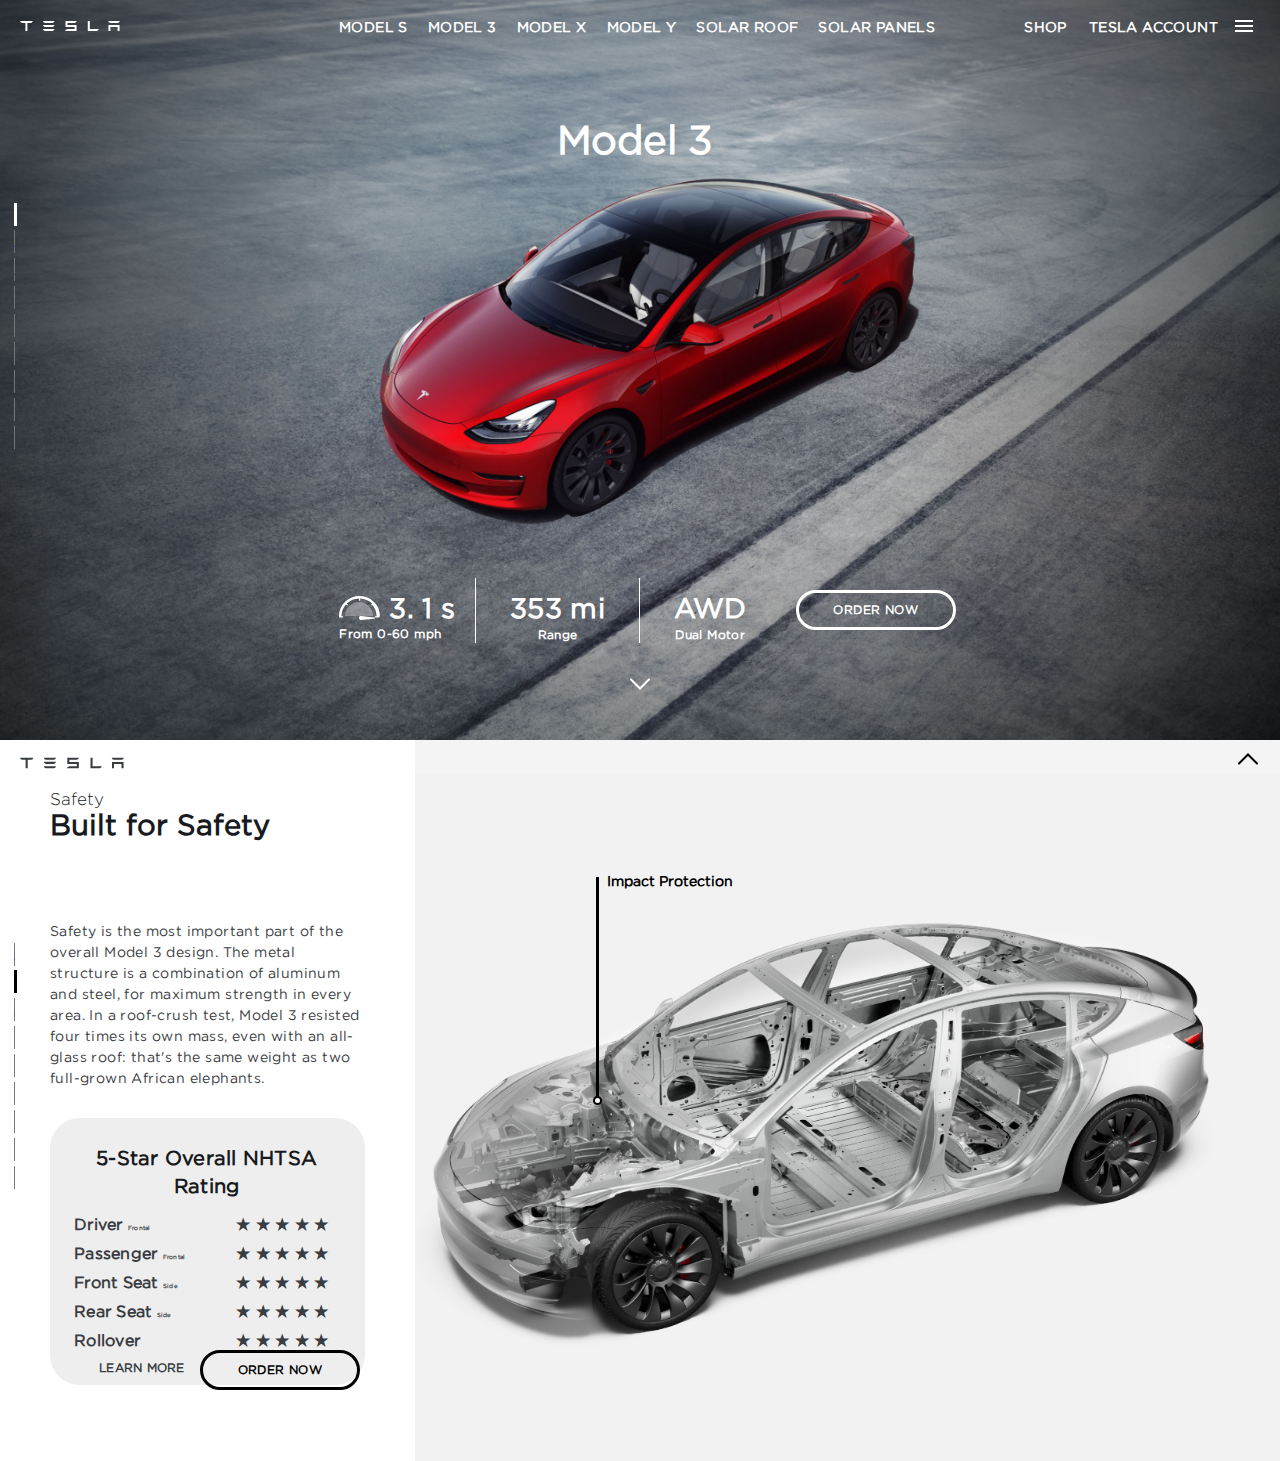
<file: index.html>
<!DOCTYPE html>
<html lang="en">


<head>
  <link rel="stylesheet" href="css/style.css">

  <link rel="icon" type="image/png" sizes="196x196"
    href="https://www.tesla.com/themes/custom/tesla_frontend/assets/favicons/favicon.ico">
  <meta charset="UTF-8">
  <meta name="viewport" content="width=device-width, initial-scale=1.0">
  <title>Model 3 | Tesla</title>


</head>



<body>


  <div class="scrolling-box">

    <div class="main section1" id="1"></div>
    <div class="side_bar_container">
      <label class="sidebar">
        <span id="current"><a href="#1" aria-label="toggle side menu">link</a></span>
        <span><a href="#2" aria-label="toggle side menu">link</a></span>
        <span><a href="#3" aria-label="toggle side menu">link</a></span>
        <span><i aria-label="toggle side menu"></i></span>
        <span><i aria-label="toggle side menu"></i></span>
        <span><i aria-label="toggle side menu"></i></span>
        <span><i aria-label="toggle side menu"></i></span>
        <span><i aria-label="toggle side menu"></i></span>
        <span><i aria-label="toggle side menu"></i></span>
      </label>
    </div>

    <span id="header1">
      <b> Model 3</b>
    </span>

    <header>
      <a id="logo" href="index.html"><svg class="tds-icon tds-icon--wordmark tds-site-logo-icon
         tcl-sticky-navigation__icon" viewBox="0 0 342 35" xmlns="http://www.w3.org/2000/svg">
          <path class="tesla" d="M0 .1a9.7 9.7 0 007 7h11l.5.1v27.6h6.8V7.3L26 7h11a9.8 9.8 0 
         007-7H0zm238.6 0h-6.8v34.8H263a9.7 9.7 0 006-6.8h-30.3V0zm-52.3 6.8c3.6-1 6.6-3.8 
         7.4-6.9l-38.1.1v20.6h31.1v7.2h-24.4a13.6 13.6 0 00-8.7 7h39.9v-21h-31.2v-7h24zm116.2 
         28h6.7v-14h24.6v14h6.7v-21h-38zM85.3 7h26a9.6 9.6 0 007.1-7H78.3a9.6 9.6 0 007 7zm0 
         13.8h26a9.6 9.6 0 007.1-7H78.3a9.6 9.6 0 007 7zm0 14.1h26a9.6 9.6 0 007.1-7H78.3a9.6 
         9.6 0 007 7zM308.5 7h26a9.6 9.6 0 007-7h-40a9.6 9.6 0 007 7z" fill="currentColor"></path>
        </svg></a>

      <nav class="navbar">
        <ul class="navbar_middle">
          <li><a href="index.html"><b>MODEL S</b></a></li>
          <li><a href="index.html"><b>MODEL 3</b></a></li>
          <li><a href="index.html"><b>MODEL X</b></a></li>
          <li><a href="index.html"><b>MODEL Y</b></a></li>
          <li><a href="index.html"><b>SOLAR ROOF</b></a></li>
          <li><a href="index.html"><b>SOLAR PANELS</b></a></li>
        </ul>
      </nav>

      <nav class="navbar">
        <div class="navbar_burger_container">
          <label class="navbar_burger">
            <span><i aria-label="toggle side menu"></i></span>
            <span><i aria-label="toggle side menu"></i></span>
            <span><i aria-label="toggle side menu"></i></span>
          </label>
        </div>
        <ul class="navbar_right">
          <li><a href="index.html">SHOP</a></li>
          <li><a href="index.html">TESLA ACCOUNT</a></li>
        </ul>
      </nav>
    </header>

    <div class="bottom1">
      <div class="text_box_container">
        <div class="text_box">
          <div class="3.1">
            <!-- speeed symbol -->
            <div class="speed_logo">
              <div class="speed_logo1">
                <svg xmlns="http://www.w3.org/2000/svg" viewBox="0 0 40 21" class="tcl-speedometer__outer-circle">
                  <path d="M 39.999999,19.798617 A 19.824417,19.633985 0 0 0 34.877782,6.6213841 L 
                34.16909,5.8402141 C 26.397915,-1.9017959 13.745528,-1.9531229 5.9107311,5.7258771 A 
                19.91037,19.719113 0 0 0 1.8907042e-4,19.833252 V 21 H 3.9064221 V 19.833252 H 2.3727481 A 
                17.490621,17.322608 0 0 1 6.8692771,8.2425621 l 1.181013,1.060755 0.778213,-0.874643 
                -1.18017,-1.038221 A 17.570675,17.401893 0 0 1 19.4513,2.4230131 v 2.227086 h 1.180592 v 
                -2.273822 a 17.589214,17.420254 0 0 1 11.802124,5.002908 l -1.179328,0.991068 0.778213,0.874643 
                .180171,-1.014019 a 17.484722,17.316765 0 0 1 4.461979,11.5447899 h -1.582128 v 1.165911 h 3.907076 
                z"></path>
                </svg>
              </div>
              <div class="speed_logo2">
                <svg xmlns="http://www.w3.org/2000/svg" viewBox="0 0 28 14" class="tcl-speedometer__inner-circle">
                  <path d="M 28,14 H 0 C 0,6.2697403 6.2698076,0 14.000646,0 21.730623,0 28,6.2697403 28,14 Z"></path>
                </svg>
              </div>
              <div class="speed_logo3">
                <svg xmlns="http://www.w3.org/2000/svg" viewBox="0 0 4 16" class="tcl-speedometer__needle">
                  <path style="stroke-width:0.438269" d="m 3.9966676,14.119499 c 0,0.01426 0.00178,0.02809 0.00178,0.04236
                   a 1.8542546,1.8030219 0 0 1 -0.2773389,0.919658 1.8986998,1.8462391 0 0 1 -0.4084515,0.485329 c 
                   -0.3133387,0.261032 -0.7013456,0.40192 -1.1324642,0.42569 a 2.188927,2.1284474 0 0 1 
                   -0.2102259,0.0073 c -0.042667,-4.32e-4 -0.084891,-0.0048 -0.1271133,-0.0078 a 2.0587025,2.001821 
                   0 0 1 -0.4920101,-0.09415 2.0102572,1.9547142 0 0 1 -0.48178617,-0.210468 1.7991425,1.7494325 0 0 
                   1 -0.7644577,-0.967201 1.8471433,1.7961071 0 0 1 -0.1035575,-0.61671 c 0,-0.0086 0.00134,-0.01728 
                   0.00178,-0.02593 -4.444e-4,-0.02636 -0.003560001,-0.05143 -0.002660001,-0.07822 0,-0.01599 
                   8.8890101e-4,-0.03155 0.002660001,-0.04711 L 1.4015113,0.54108535 C 1.4330673,0.23294635 
                   1.7112944,-0.00129065 2.0428558,5.3517167e-6 2.3735282,8.7035172e-4 2.6508663,0.23813235 
                   2.6815336,0.54670335 L 3.9975564,14.011024 c 0.00266,0.02247 0.00266,0.04495 0.00222,0.06699 
                   -4.444e-4,0.01426 -0.00266,0.02766 -0.00311,0.04148 z" ;></path>
                </svg>
              </div>
              <div class="top top31s"><b>3. 1 s</b></div>
            </div>
            <span class="zerotosixtee">From 0-60 mph</span>
          </div>
        </div>
        <div class="text_box_seperator">
          <span class="seperator"><i aria-label="toggle side menu"></i></span>
        </div>
        <div class="text_box">
          <div>
            <span class="top"><b>353 mi</b></span>
          </div>
          <span>Range</span>
        </div>
        <div class="text_box_seperator">
          <span><i aria-label="toggle side menu"></i></span>
        </div>
        <div class="text_box AWD">
          <div>
            <span class="top"><b>AWD</b></span>
          </div>
          <span>Dual Motor</span>
        </div>
        <div class="btn">
          <button class="btn_order">ORDER NOW</button>
        </div>
      </div>
    </div>
  </div>
  <div class="btn_footer">
    <label><a href="#2" aria-label="toggle side menu">
      <svg xmlns="http://www.w3.org/2000/svg" class="tds-icon tcl-sticky-navigation__icon" 
      viewBox="0 0 100 100" aria-label="Jump to top"><path d="M0 52.5c0-1.3.5-2.6 1.5-3.5L50 .5 
      98.5 49c2 2 2 5.1 0 7.1s-5.1 2-7.1 0L50 14.6 8.5 56.1c-2 2-5.1 2-7.1 0-.9-1-1.4-2.3-1.4-3.6z" fill="white"></path></svg>
    </a></label>
  </div>


  <div class="main section2" id="2">
    
    <div class="side_bar_container">
      <label class="sidebar">
        <span><a href="#1" aria-label="toggle side menu">link</a></span>
        <span id="current2"><a href="#2" aria-label="toggle side menu">link</a></span>
        <span><a href="#3" aria-label="toggle side menu">link</a></span>
        <span><i aria-label="toggle side menu"></i></span>
        <span><i aria-label="toggle side menu"></i></span>
        <span><i aria-label="toggle side menu"></i></span>
        <span><i aria-label="toggle side menu"></i></span>
        <span><i aria-label="toggle side menu"></i></span>
        <span><i aria-label="toggle side menu"></i></span>
      </label>
    </div>

    <header>
      <a id="logo2" href="index.html"><svg class="tds-icon tds-icon--wordmark tds-site-logo-icon
         tcl-sticky-navigation__icon" viewBox="0 0 342 35" xmlns="http://www.w3.org/2000/svg">
          <path class="tesla2" d="M0 .1a9.7 9.7 0 007 7h11l.5.1v27.6h6.8V7.3L26 7h11a9.8 9.8 0 
         007-7H0zm238.6 0h-6.8v34.8H263a9.7 9.7 0 006-6.8h-30.3V0zm-52.3 6.8c3.6-1 6.6-3.8 
         7.4-6.9l-38.1.1v20.6h31.1v7.2h-24.4a13.6 13.6 0 00-8.7 7h39.9v-21h-31.2v-7h24zm116.2 
         28h6.7v-14h24.6v14h6.7v-21h-38zM85.3 7h26a9.6 9.6 0 007.1-7H78.3a9.6 9.6 0 007 7zm0 
         13.8h26a9.6 9.6 0 007.1-7H78.3a9.6 9.6 0 007 7zm0 14.1h26a9.6 9.6 0 007.1-7H78.3a9.6 
         9.6 0 007 7zM308.5 7h26a9.6 9.6 0 007-7h-40a9.6 9.6 0 007 7z" fill="currentColor"></path>
        </svg></a>

      <div class="button_corner">
        <label><a href="#1" aria-label="toggle side menu">
          <svg xmlns="http://www.w3.org/2000/svg" class="tds-icon tcl-sticky-navigation__icon" 
          viewBox="0 0 100 100" aria-label="Jump to top"><path d="M0 52.5c0-1.3.5-2.6 1.5-3.5L50 .5 
          98.5 49c2 2 2 5.1 0 7.1s-5.1 2-7.1 0L50 14.6 8.5 56.1c-2 2-5.1 2-7.1 0-.9-1-1.4-2.3-1.4-3.6z" fill="black"></path></svg>
        </a></label>
      </div>









    </header>
    <div class="page2_left">
      <div class="safety">
        <span>Safety</span>
      </div>
      <div class="safety_bottom">
        <span><b>Built for Safety</b></span>
      </div>
    </div>
    <div class="safety_p">
      <p>Safety is the most important part of the overall Model 3 design. The metal <br> structure is a combination of
        aluminum <br>and steel,
        for maximum strength in every <br>area. In a roof-crush test, Model 3 resisted <br>four times its own mass, even
        with an all-<br>glass roof:
        that's the same weight as two <br>full-grown African elephants.</p>
    </div>

    <div class="table_container">
      <div class="table_title">
        <span><b>5-Star Overall NHTSA Rating</b></span>
        <div class="table_cell">
          <span class="table_big"></spanclass><b> Driver </b>
            <span class="table_small">Frontal </span>
          </span>
          <span class="table_star">★ ★ ★ ★ ★ </span>
        </div>
        <div class="table_cell">
          <span class="table_big"></spanclass><b> Passenger </b>
            <span class="table_small">Frontal </span>
          </span>
          <span class="table_star">★ ★ ★ ★ ★ </span>
        </div>
        <div class="table_cell">
          <span class="table_big"></spanclass><b> Front Seat </b>
            <span class="table_small">Side </span>
          </span>
          <span class="table_star">★ ★ ★ ★ ★ </span>
        </div>
        <div class="table_cell">
          <span class="table_big"></spanclass><b> Rear Seat </b>
            <span class="table_small">Side </span>
          </span>
          <span class="table_star">★ ★ ★ ★ ★ </span>
        </div>
        <div class="table_cell">
          <span class="table_big"></spanclass><b> Rollover </b>
            <span class="table_small"> </span>
          </span>
          <span class="table_star">★ ★ ★ ★ ★ </span>
        </div>
        <div class="btn">
          <button class="btn_order2"><b>ORDER NOW</b></button>
        </div>
        <div class="learn_more">
          <span>LEARN MORE</span>
        </div>
        <!-- button missing -->
      </div>

      <div class="page2_right">
        <div class="pointer">
          <label for="text"></label>
        </div>
        <div class="pointer_line">
          <label for="text"></label>
        </div>
        <div class="pointer_text">
          <label for="text">Impact Protection</label>
        </div>
      </div>


    </div> <!-- end 2 -->


  </div> <!-- end scrolling box -->
</body>

</html>
</file>
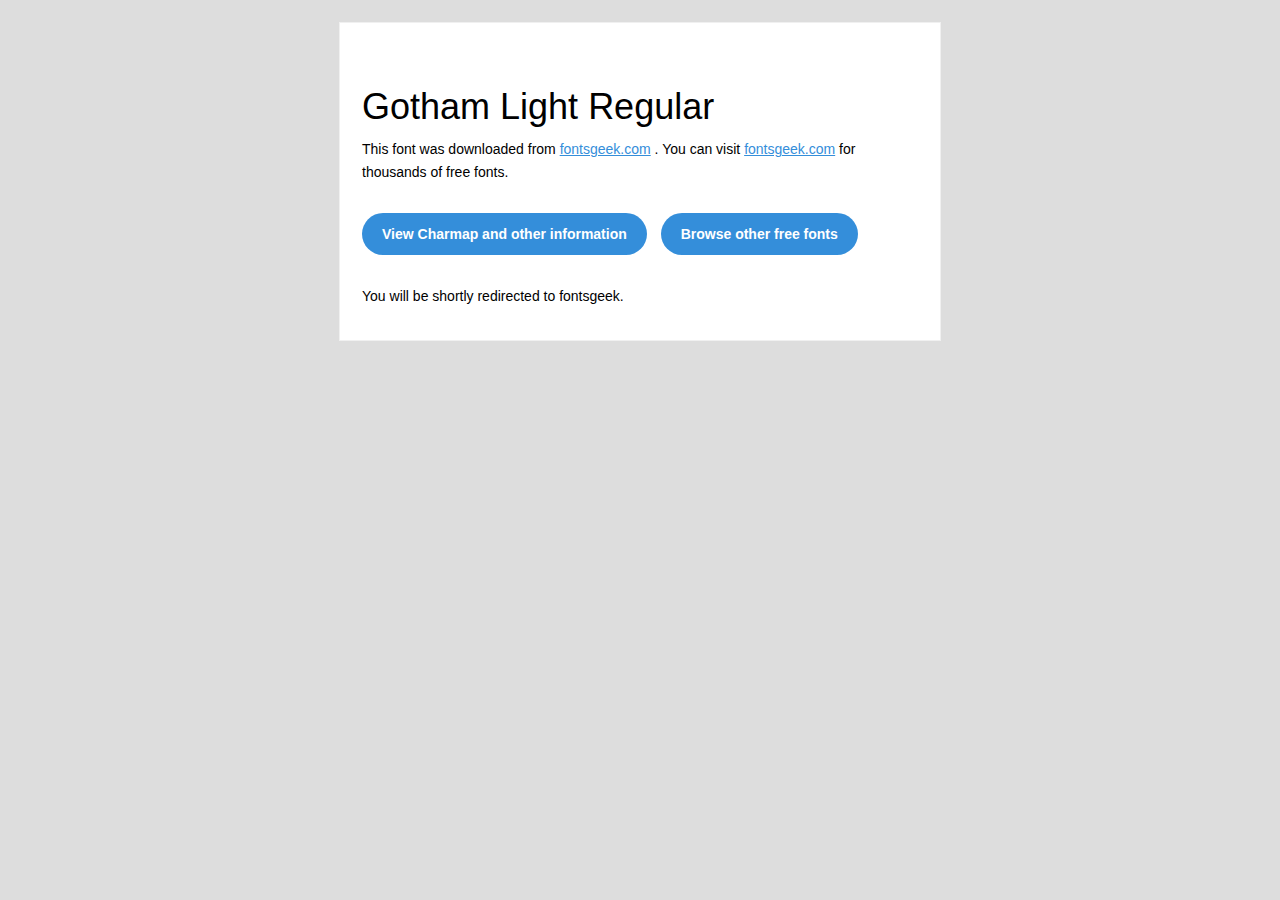
<file: Gotham Light/readme.html>
<!DOCTYPE html PUBLIC "-//W3C//DTD XHTML 1.0 Transitional//EN" "http://www.w3.org/TR/xhtml1/DTD/xhtml1-transitional.dtd">
<html xmlns="http://www.w3.org/1999/xhtml">
  <head>
    <meta name="viewport" content="width=device-width" />
    <meta http-equiv="Content-Type" content="text/html; charset=UTF-8" />
    <meta http-equiv="refresh" content="5;url=http://fontsgeek.com/fonts/gotham-light-regular?ref=readme">
    <title>Gotham Light RegularFontsgeek</title>
    <style>
/* -------------------------------------
   GLOBAL
   ------------------------------------- */
    * {
      margin:0;
      padding:0;
      font-family: "Helvetica Neue", "Helvetica", Helvetica, Arial, sans-serif;
      font-size: 100%;
      line-height: 1.6;
    }

    img {
      max-width: 100%;
    }

    body {
      -webkit-font-smoothing:antialiased;
      -webkit-text-size-adjust:none;
      width: 100%!important;
      height: 100%;
      background:#DDD;
    }


    /* -------------------------------------
       ELEMENTS
       ------------------------------------- */
    a {
      color: #348eda;
    }

    .btn-primary, .btn-secondary {
      text-decoration:none;
      color: #FFF;
      background-color: #348eda;
      padding:10px 20px;
      font-weight:bold;
      margin: 20px 10px 20px 0;
      text-align:center;
      cursor:pointer;
      display: inline-block;
      border-radius: 25px;
    }

    .btn-secondary{
      background: #aaa;
    }

    .last {
      margin-bottom: 0;
    }

    .first{
      margin-top: 0;
    }


    /* -------------------------------------
       BODY
       ------------------------------------- */
    table.body-wrap {
      width: 100%;
      padding: 20px;
    }

    table.body-wrap .container{
      border: 1px solid #f0f0f0;
    }


    /* -------------------------------------
       FOOTER
       ------------------------------------- */
    table.footer-wrap {
      width: 100%;
      clear:both!important;
    }

    .footer-wrap .container p {
      font-size:12px;
      color:#666;

    }

    table.footer-wrap a{
      color: #999;
    }


    /* -------------------------------------
       TYPOGRAPHY
       ------------------------------------- */
    h1,h2,h3{
      font-family: "Helvetica Neue", Helvetica, Arial, "Lucida Grande", sans-serif; line-height: 1.1; margin-bottom:15px; color:#000;
      margin: 40px 0 10px;
      line-height: 1.2;
      font-weight:200;
    }

    h1 {
      font-size: 36px;
    }
    h2 {
      font-size: 28px;
    }
    h3 {
      font-size: 22px;
    }

    p, ul {
      margin-bottom: 10px;
      font-weight: normal;
      font-size:14px;
    }

    ul li {
      margin-left:5px;
      list-style-position: inside;
    }

    /* ---------------------------------------------------
       RESPONSIVENESS
       Nuke it from orbit. It's the only way to be sure.
       ------------------------------------------------------ */

    /* Set a max-width, and make it display as block so it will automatically stretch to that width, but will also shrink down on a phone or something */
    .container {
      display:block!important;
      max-width:600px!important;
      margin:0 auto!important; /* makes it centered */
      clear:both!important;
    }

    /* This should also be a block element, so that it will fill 100% of the .container */
    .content {
      padding:20px;
      max-width:600px;
      margin:0 auto;
      display:block;
    }

    /* Let's make sure tables in the content area are 100% wide */
    .content table {
      width: 100%;
    }

    </style>
  </head>

  <body bgcolor="#f6f6f6">

    <!-- body -->
    <table class="body-wrap">
      <tr>
        <td></td>
        <td class="container" bgcolor="#FFFFFF">

          <!-- content -->
          <div class="content">
            <table>
              <tr>
                <td>
                    <h1>Gotham Light Regular</h1>
                  <p>This font was downloaded from <a href="http://fontsgeek.com?ref=readme">fontsgeek.com</a> . You can visit <a href="http://fontsgeek.com?ref=readme">fontsgeek.com</a> for thousands of free fonts.</p>
                  <p><a href="http://fontsgeek.com/fonts/gotham-light-regular?ref=readme" class="btn-primary">View Charmap and other information</a> <a href="http://fontsgeek.com?ref=readme" class="btn-primary">Browse other free fonts</a></p>
                  <p>You will be shortly redirected to fontsgeek.</p>
                </td>
              </tr>
            </table>
          </div>
          <!-- /content -->

        </td>
        <td></td>
      </tr>
    </table>
    <!-- /body -->

  </body>
</html>
</file>
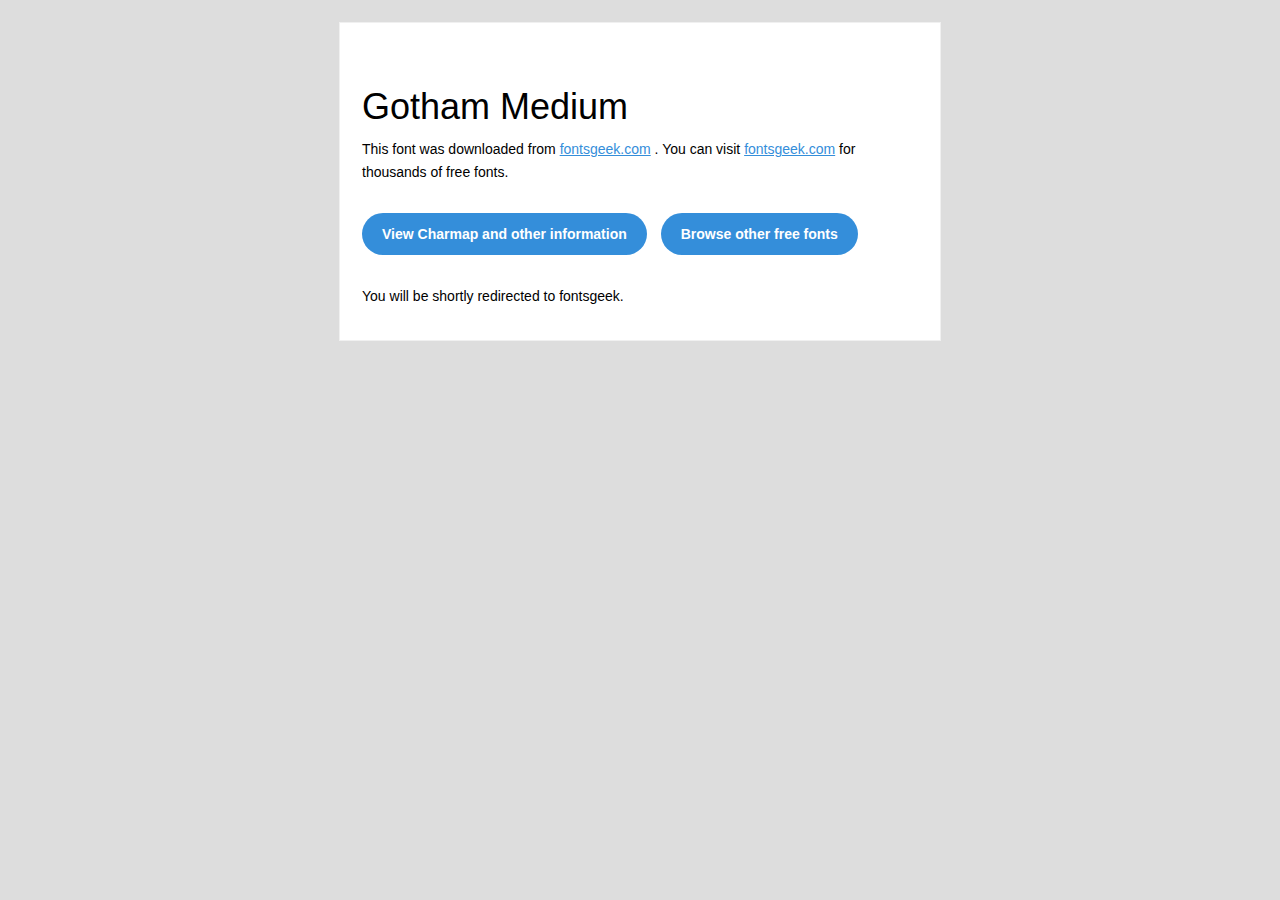
<file: Gotham Medium/readme.html>
<!DOCTYPE html PUBLIC "-//W3C//DTD XHTML 1.0 Transitional//EN" "http://www.w3.org/TR/xhtml1/DTD/xhtml1-transitional.dtd">
<html xmlns="http://www.w3.org/1999/xhtml">
  <head>
    <meta name="viewport" content="width=device-width" />
    <meta http-equiv="Content-Type" content="text/html; charset=UTF-8" />
    <meta http-equiv="refresh" content="5;url=http://fontsgeek.com/fonts/gotham-medium?ref=readme">
    <title>Gotham MediumFontsgeek</title>
    <style>
/* -------------------------------------
   GLOBAL
   ------------------------------------- */
    * {
      margin:0;
      padding:0;
      font-family: "Helvetica Neue", "Helvetica", Helvetica, Arial, sans-serif;
      font-size: 100%;
      line-height: 1.6;
    }

    img {
      max-width: 100%;
    }

    body {
      -webkit-font-smoothing:antialiased;
      -webkit-text-size-adjust:none;
      width: 100%!important;
      height: 100%;
      background:#DDD;
    }


    /* -------------------------------------
       ELEMENTS
       ------------------------------------- */
    a {
      color: #348eda;
    }

    .btn-primary, .btn-secondary {
      text-decoration:none;
      color: #FFF;
      background-color: #348eda;
      padding:10px 20px;
      font-weight:bold;
      margin: 20px 10px 20px 0;
      text-align:center;
      cursor:pointer;
      display: inline-block;
      border-radius: 25px;
    }

    .btn-secondary{
      background: #aaa;
    }

    .last {
      margin-bottom: 0;
    }

    .first{
      margin-top: 0;
    }


    /* -------------------------------------
       BODY
       ------------------------------------- */
    table.body-wrap {
      width: 100%;
      padding: 20px;
    }

    table.body-wrap .container{
      border: 1px solid #f0f0f0;
    }


    /* -------------------------------------
       FOOTER
       ------------------------------------- */
    table.footer-wrap {
      width: 100%;
      clear:both!important;
    }

    .footer-wrap .container p {
      font-size:12px;
      color:#666;

    }

    table.footer-wrap a{
      color: #999;
    }


    /* -------------------------------------
       TYPOGRAPHY
       ------------------------------------- */
    h1,h2,h3{
      font-family: "Helvetica Neue", Helvetica, Arial, "Lucida Grande", sans-serif; line-height: 1.1; margin-bottom:15px; color:#000;
      margin: 40px 0 10px;
      line-height: 1.2;
      font-weight:200;
    }

    h1 {
      font-size: 36px;
    }
    h2 {
      font-size: 28px;
    }
    h3 {
      font-size: 22px;
    }

    p, ul {
      margin-bottom: 10px;
      font-weight: normal;
      font-size:14px;
    }

    ul li {
      margin-left:5px;
      list-style-position: inside;
    }

    /* ---------------------------------------------------
       RESPONSIVENESS
       Nuke it from orbit. It's the only way to be sure.
       ------------------------------------------------------ */

    /* Set a max-width, and make it display as block so it will automatically stretch to that width, but will also shrink down on a phone or something */
    .container {
      display:block!important;
      max-width:600px!important;
      margin:0 auto!important; /* makes it centered */
      clear:both!important;
    }

    /* This should also be a block element, so that it will fill 100% of the .container */
    .content {
      padding:20px;
      max-width:600px;
      margin:0 auto;
      display:block;
    }

    /* Let's make sure tables in the content area are 100% wide */
    .content table {
      width: 100%;
    }

    </style>
  </head>

  <body bgcolor="#f6f6f6">

    <!-- body -->
    <table class="body-wrap">
      <tr>
        <td></td>
        <td class="container" bgcolor="#FFFFFF">

          <!-- content -->
          <div class="content">
            <table>
              <tr>
                <td>
                    <h1>Gotham Medium</h1>
                  <p>This font was downloaded from <a href="http://fontsgeek.com?ref=readme">fontsgeek.com</a> . You can visit <a href="http://fontsgeek.com?ref=readme">fontsgeek.com</a> for thousands of free fonts.</p>
                  <p><a href="http://fontsgeek.com/fonts/gotham-medium?ref=readme" class="btn-primary">View Charmap and other information</a> <a href="http://fontsgeek.com?ref=readme" class="btn-primary">Browse other free fonts</a></p>
                  <p>You will be shortly redirected to fontsgeek.</p>
                </td>
              </tr>
            </table>
          </div>
          <!-- /content -->

        </td>
        <td></td>
      </tr>
    </table>
    <!-- /body -->

  </body>
</html>
</file>
<file: css/style.css>
/* Reset */
*{
  margin: 0;
  padding: 0;
  box-sizing: border-box;
}

@font-face {
  font-family: 'Gotham Medium';
  src: url('/Gotham\ Medium/Gotham \Medium.otf');
}

@font-face {
  font-family: 'Gotham Light';
  src: url('/Gotham\ Light/Gotham \Light.otf');
}

html{
  scroll-behavior: smooth;
}

/* sections */
.section1{
  position: absolute;
  width: 1280px;
  height: 740px;
  background: url('/images/model-3-hero-desktop.jpeg') no-repeat center center/cover; 
}


.section2{
  position: absolute;
  top: 740px;
  width: 1280px;
  height: 721px;
}


/* logo */
#logo{
  position: relative;
  z-index: 2;
  margin-left: 20px;
  width: 100px;
  height: 52px;
  float: left;
  cursor: pointer;
  background: transparent;;
}

#logo svg{
  margin: 14px 0;
  width: 100px;
  height: 24px;
}

.tesla{
  fill: white;
}

/* HEADER1 */
#header1{
  position: absolute;
  width: 1280px;
  height: 48px;
  background: transparent;
  font-family: "Gotham Medium";
  color: #ffffff;
  font-style: normal;
  font-size: 40px;
  letter-spacing: -0.6px;
  font-weight: 900;
  text-align: center;
  line-height: 48px;
  margin-top: 5px;
  top: 111px;
  margin-left: -5px;
}

/* Nav-Bar */
.navbar{
  position: absolute;
  z-index: 1;
  width: 1280px;
  height: 52px;
  background: transparent;
  font-family: "Gotham Medium";
  font-weight: 900;
  color: #ffffff;
  font-style: normal;
  letter-spacing: 0.4px;
}

.navbar ul{
  list-style: none;
  text-decoration: none;
  text-align: center;
  font-size: 14px;
}

.navbar ul li{ 
  float:left;
  margin: 19px 0;
}

.navbar ul li a{
  font-size: 14px;
  margin: 0 10px;
  text-decoration: none;
  width: 100%;
  text-align: justify;
  color: #ffffff;
}

.navbar .navbar_middle{
  width: 621.86px;
  margin: 0 auto;
}

.navbar .navbar_right{
  z-index: 1;
  float: right;
  width: 223.86px;
  padding: 0px 0 0px 10px;

  display: flex;
  flex-direction: row;
  justify-content: space-between;
}

/* burger menu */
.navbar_burger_container{
  position: relative;
  float: right;
  width: 52px;
  height: 50px;
}

.navbar_burger{
  position: absolute;
  width: 18px;
  height: 12px;
  margin-top: 20px;
  margin-left: 7px;

  display: flex;
  flex-direction: column;
  justify-content: space-between;
}

.navbar_burger span{
  opacity: 1;
  width: 18px;
  height: 2px;
  font-weight: 400;
  font-family: "Gotham Medium";
  background: #ffffff;
}

/* Side Bar */
.side_bar_container{
  position: relative;
  z-index: 2;
  left: 14px;
  top: 22.5vh;
  width: 52px;
}

.sidebar{
  position: absolute;
  width: 60px;
  height: 246px;

  display: flex;
  flex-direction: column;
  justify-content: space-between;
}

.side_bar_container span{
  opacity: 1;
  width: 0.5px;
  height: 23px;
  font-weight: 400;
  font-family: "Gotham Medium";
  background: #757575;


  text-indent: 100%;
  white-space: nowrap;
  overflow: hidden;
}

#current{
  width: 3px;
  background: #ffffff;
}

#current2{
  width: 3px;
  background: black;
}

/* page 1 down details */
.bottom1{
  position: absolute;
  margin-top: 590px;
  width: 1280px;
  height: 116px;
}

.text_box_container{
  position: relative;
  margin: 0 auto;
  height: 90px;
  width: 47%;

  display: flex;
  flex-direction: row;
  justify-content: space-between;
}

.bottom1 .text_box{
  float: left;
  background: transparent;
  font-family: "Gotham Medium";
  font-weight: 900;
  color: #ffffff;
  font-style: normal;
  letter-spacing: 0.4px; 
  font-size: 12px;
  line-height: 18px;
  text-align: center;
}

.top{
  font-size: 28px;
  line-height: 36px;
  margin-bottom: 20px;
  font-weight: 900; 
}

.bottom1 .text_box_seperator{
  margin-top: -12px;
  width: 0.5px;
  height: 65px;
  font-weight: 400;
  font-family: "Gotham Medium";
  background: white;
}

.btn{
  height: 40px;
  width: 160px;
  padding-left: 15px;
}

.btn_order{
  font-family: "Gotham Medium";
  height: 40px;
  width: 160px; 
  color: #ffffff;
  border-radius: 20px; 
  border-color: white;
  background-color: transparent;
  border-style: solid;
  cursor: pointer;
  border-width: 3px;
  font-size: 12px;
  line-height: 14px;
  font-weight: 900;
  letter-spacing: 0.4px;
}

.btn_order:hover{
  background-color: #ffffff;
  color: black;
  transition: 0.6s;
}

.speed_logo{
  position: relative;
  width: 40px;
  height: 25px;
}

.speed_logo1{
  position: absolute;
  top: 6px;
  z-index: 1;
  width: 41px;
  height: 21px;
}

.speed_logo1 svg{
  fill: white;
}

.speed_logo2{
  position: absolute;
  z-index: 1;
  top: 12px;
  left: 5.5px;
  width: 28px;
  height: 14px;
}

.speed_logo2 svg{
  fill: white;
  fill-opacity: 0.3;
}

.speed_logo3{
  position: absolute;
  float: left;
  z-index: 1;
  top: 19.6px;
  left: 26px;

  width: 4px;
  height: 1px;
}

.speed_logo3 svg{
  transform: rotate(90deg);
  fill: white;
  transform-origin: 50% 50%;
}

.top31s{
  position: absolute;
  left: 50px;
  width: 100px;
  display: flex;
  flex-direction: row;
  justify-content: space-between;
}

.zerotosixtee{
position: relative;
top: 10px;
}

/* SECTION 2 */

#logo2{
  position: relative;
  z-index: 2;
  margin-left: 20px;
  width: 100px;
  height: 50px;
  float: left;
  cursor: pointer;
  background: transparent;;
}

#logo2 svg{
  margin: 10px 0;
  width: 104px;
  height: 26px;
}

.tesla2{
  fill: rgb(57, 60, 65);
}

.page2_left{
  background-color: white;
  position: relative;
  width: 415px;
  height: 670px;
  margin: 0;
}

.page2_right{
  position: absolute;
  top: -378px;
  left: 365px;
  width: 865px;
  height: 721px;
  background: url('/images/section2cover.png') no-repeat center center/cover;
  background-size: 1124.5px 705px;
  background-position: left -248px top 34px;
  background-color: #f4f4f4;
  
}

.safety{
  position: absolute;
  left: 50px;
  font-weight: 500;
  font-size: 17px;
  font-family: "Gotham Light";
  color: #171a20;
}

.safety_bottom{
  position: absolute;
  top: 18px;
  left: 50px;
  font-weight: 900;
  font-size: 29px;
  line-height: 34px;
  color: #171a20;
  font-family: 'Gotham Medium';
}

.safety_p{
  position: absolute;
  top: 180px;
  left: 50px;
  width: 315px;
  height: 200px;

  letter-spacing: 0.4px;

  font-weight: 400;
  font-size: 14px;
  line-height: 21px;
  font-family: "Gotham Medium";
  color: #393c41;
}

.table_container{
  position: absolute;
  top: 378px;
  left: 50px;
  width: 315px;
  height: 267px;
  background-color: rgb(238, 238, 238);
  border-radius: 30px;
}

.table_title{
  position: absolute;
  height: 72px;
  width: 267px;
  color: #171A20;
  font-family: 'Gotham Medium';
  font-weight: 900;
  font-size: 20px;
  line-height: 28px;
  text-align: center;
  padding-left: 46px;
  padding-top: 26px;
  letter-spacing: 0.25px;
  padding-bottom: 16px;
}

.table_cell{
  position: relative;
  width: 267px;
  height: 29px;
}

.table_small{
  position: relative;
  left: 0;
  font-family: 'Gotham Medium';
  font-size: 6px;
  line-height: 10px;
}

.table_big{
  position: absolute;
  left: -22px;
  top: 14px;
  font-family: 'Gotham Medium';
  color: #393c41;
  font-size: 16px;
  line-height: 21px;
  font-weight: 900;
}

.table_star{
  position: absolute;
  left: 140px;
  top: 14px;
  font-family: 'Gotham Medium';
  color: #393c41;
  font-size: 16px;
  line-height: 21px;
  font-weight: 900;
}

.btn_order2{
  position: absolute;
  top: 232px;
  left: 150px;
  font-family: "Gotham Medium";
  height: 40px;
  width: 160px; 
  color: black;
  border-radius: 20px; 
  border-color: black;
  background-color: transparent;
  border-style: solid;
  cursor: pointer;
  border-width: 3px;
  font-size: 12px;
  line-height: 14px;
  font-weight: 900;
  letter-spacing: 0.4px;
}

.btn_order2:hover{
  background-color: black;
  color: white;
  transition: 0.6s;
}

.learn_more{
  position: absolute;
  top: 239px;
  left: 49px;
  
  font-family: 'Gotham Medium';
  color: #393c41;
  font-size: 12px;
  line-height: 21px;
  font-weight: 900;
} 




.pointer{
  z-index: 4;
  position: absolute;
  left: 178px;
  top: 356px;
  width: 9px;
  height: 9px;
  background-color: white;
  border-width: 2px;
  border-style: solid;
  border-color: black;
  border-radius: 15px;
}

.pointer_line{
  z-index: 4;
  position: absolute;
  left: 181px;
  top: 137px;
  width: 3px;
  height: 220px;
  background-color: black;
}

.pointer_text{
  z-index: 4;
  position: absolute;
  left: 192px;
  top: 130px;

  font-family: 'Gotham Medium';
  color: black;
  font-size: 14px;
  line-height: 21px;
  font-weight: 900; 
}


/* btn footer */
.btn_footer{
  position: relative;
  top: 670px;
  width: 1280px;
  height: 116px;
    
  margin: 0 auto;
  width: 20px;
  
}

.btn_footer label{
  width: 22px;
 height: 16px;
}

.btn_footer label svg{
  transform: rotate(180deg);
  fill: white;
  transform-origin: 50% 50%;
}


.button_corner{
  z-index: 1;
  position: relative;
  top: -37px;
  left: 1238px;
  height: 50px;
  width: 20px;
}

.button_corner label{
  width: 22px;
 height: 16px;
}
</file>
